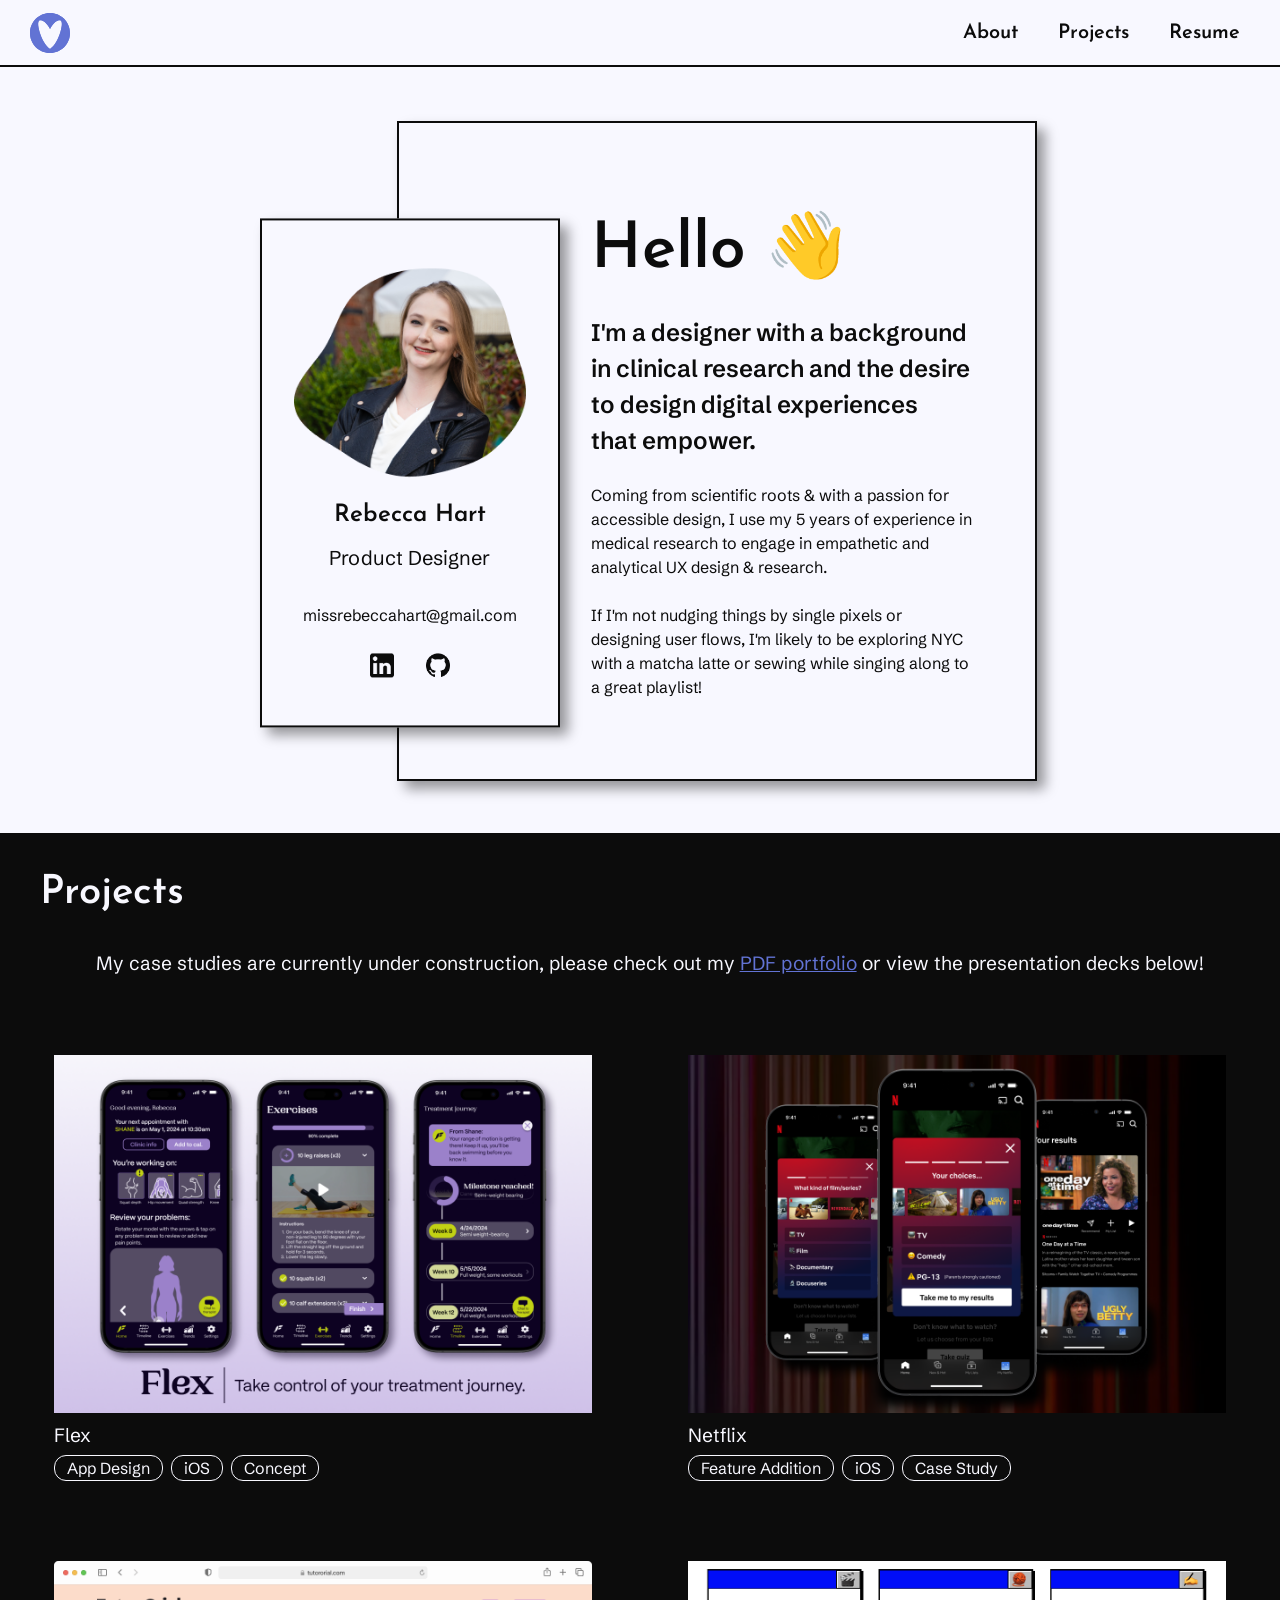
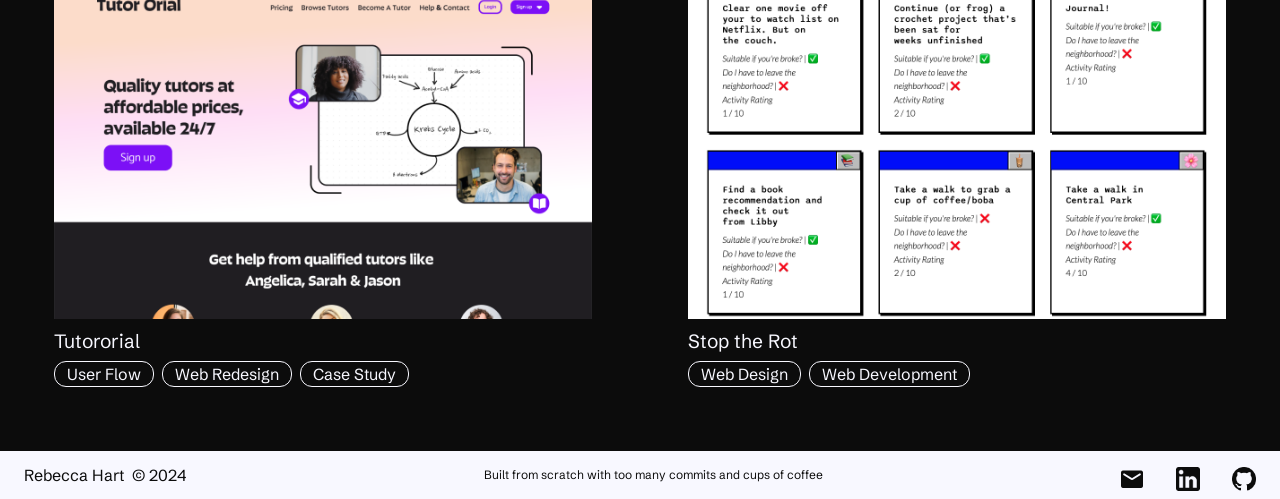
<file: index.html>
<html>
	<head>
		<title>Rebecca Hart | Product Designer</title>
		<meta charset="utf-8">
		<meta name="viewport" content="width=device-width, initial-scale=1">
		<link href="favicon.ico?" rel="icon" sizes="any" type="image/x-icon">
		<meta property="description" content="Placeholder text">
		<meta content="https://rebeccargh.github.io/portfolio/assets/portfolio-meta.png" property="og:image">
		<meta content="This is a placeholder image - will eventually be a preview of this site. Yes I know this is an incorrect use of an alt tag." property="og:image:alt">
		 <link href="assets/reset.css" rel="stylesheet">
		 <link href="assets/style.css" rel="stylesheet">
	</head>
	<body>
		<header>
			<a href="index.html">
				<img src="assets/purpleheart_vector.svg">
			</a>
			<ul id="menu">
				<li><a href="about.html">About</a></li>
				<li><a href="#ProjectsHeader">Projects</a></li>
				<li><a href="assets/2025_Resume.pdf" target="_blank">Resume</a></li>
			</ul>
		</header>
		<main>
			<section id="hero">
				<div id="heroName">
					<img id="headshot" src="assets/headshot.png">
					<div class="mobileLayout">
						<h1>Rebecca Hart</h1>
						<h2>Product Designer</h2>
					</div>
					<p class="mobileLayout">missrebeccahart@gmail.com</p>
					<div class="linkImages">
						<a href="https://www.linkedin.com/in/rebeccahart-nyc"><img src="assets/black_linkedin.png"></a><a href="https://github.com/rebeccargh"><img src="assets/black_github.png"></a>
					</div>
				</div>
				<div id="heroIntro">
					<p class="hello">Hello 👋</p>
					<p class="mission">I'm a designer with a background in clinical research and the desire to design digital experiences that empower.</p>
					<p>Coming from scientific roots & with a passion for accessible design, I use my 5 years of experience in medical research to engage in empathetic and analytical UX design & research.<br><br>
					If I'm not nudging things by single pixels or designing user flows, I'm likely to be exploring NYC with a matcha latte or sewing while singing along to a great playlist!</p>
				</div>
			</section>
			<section>
				<h2 class="sectionHeader" id="ProjectsHeader">Projects</h2>
				<div id="Projects">
					<p class="temp">My case studies are currently under construction, please check out my <a href="https://bit.ly/3xhiQfK">PDF portfolio</a> or view the presentation decks below!</p>
					<!-- <a href="/flex.html"> -->
					<a href="https://www.figma.com/proto/Z6DwyIWT3B6sLU0VHVRMGX/Rebecca-Hart---Flex?page-id=1555%3A500&node-id=1555-517&viewport=1629%2C532%2C0.09&t=7IKOoOArJebBbzz2-1&scaling=contain&content-scaling=fixed">
						<div class="projectItem">
							<img src="assets/flex-hero.png">
							<h3>Flex</h3>
								<div class="tags">
									<p class="projectTag">App Design</p>
									<p class="ProjectTag">iOS</p>
									<p class="ProjectTag">Concept</p>
								</div>
						</div>
					</a>
					<!-- <a href="/netflix.html"> -->
					<a href="https://www.figma.com/proto/LWIf3oTgNPs2LBjBejZdQV/RebeccaHart_Portfolio?page-id=515%3A679&node-id=515-680&viewport=481%2C290%2C0.06&t=0dvy5oREvMkaHzV1-1&scaling=scale-down&content-scaling=fixed">
						<div class="projectItem">
							<img src="assets/netflix-hero.png">
							<h3>Netflix</h3>
								<div class="tags">
									<p class="projectTag">Feature Addition</p>
									<p class="ProjectTag">iOS</p>
									<p class="ProjectTag">Case Study</p>
								</div>
						</div>
					<!-- </a> -->
					<!-- <a href="tutororial.html"> -->
					<a href="https://www.figma.com/proto/LWIf3oTgNPs2LBjBejZdQV/RebeccaHart_Portfolio?page-id=515%3A560&node-id=515-561&viewport=1597%2C586%2C0.24&t=Qsg41Q5WAKOlbsAU-1&scaling=contain&content-scaling=fixed&starting-point-node-id=515%3A561">
						<div class="projectItem">
							<img src="assets/tutororial-hero.png">
							<h3>Tutororial</h3>
								<div class="tags">
									<p class="projectTag">User Flow</p>
									<p class="ProjectTag">Web Redesign</p>
									<p class="ProjectTag">Case Study</p>
								</div>
						</div>
					<!-- </a> -->
					<a href="https://rebeccargh.github.io/stoptherot/">
						<div class="projectItem">
							<img src="assets/str-hero.png">
							<h3>Stop the Rot</h3>
								<div class="tags">
									<p class="projectTag">Web Design</p>
									<p class="ProjectTag">Web Development</p>
								</div>
						</div>
					</a>
				</section>
		</main>
		<footer>
			<p>Rebecca Hart  © 2024</p>
			<p><sub>Built from scratch with too many commits and cups of coffee</sub></p>
			<div class="linkImages">
				<a href="mailto:rebeccahart.nyc@gmail.com"><img src="assets/black_mail.png"></a>
				<a href="https://www.linkedin.com/in/rebeccahart-nyc"><img src="assets/black_linkedin.png"></a>
				<a href="https://github.com/rebeccargh"><img src="assets/black_github.png"></a>
			</div>
		</footer>
	</body>
</html>
</file>
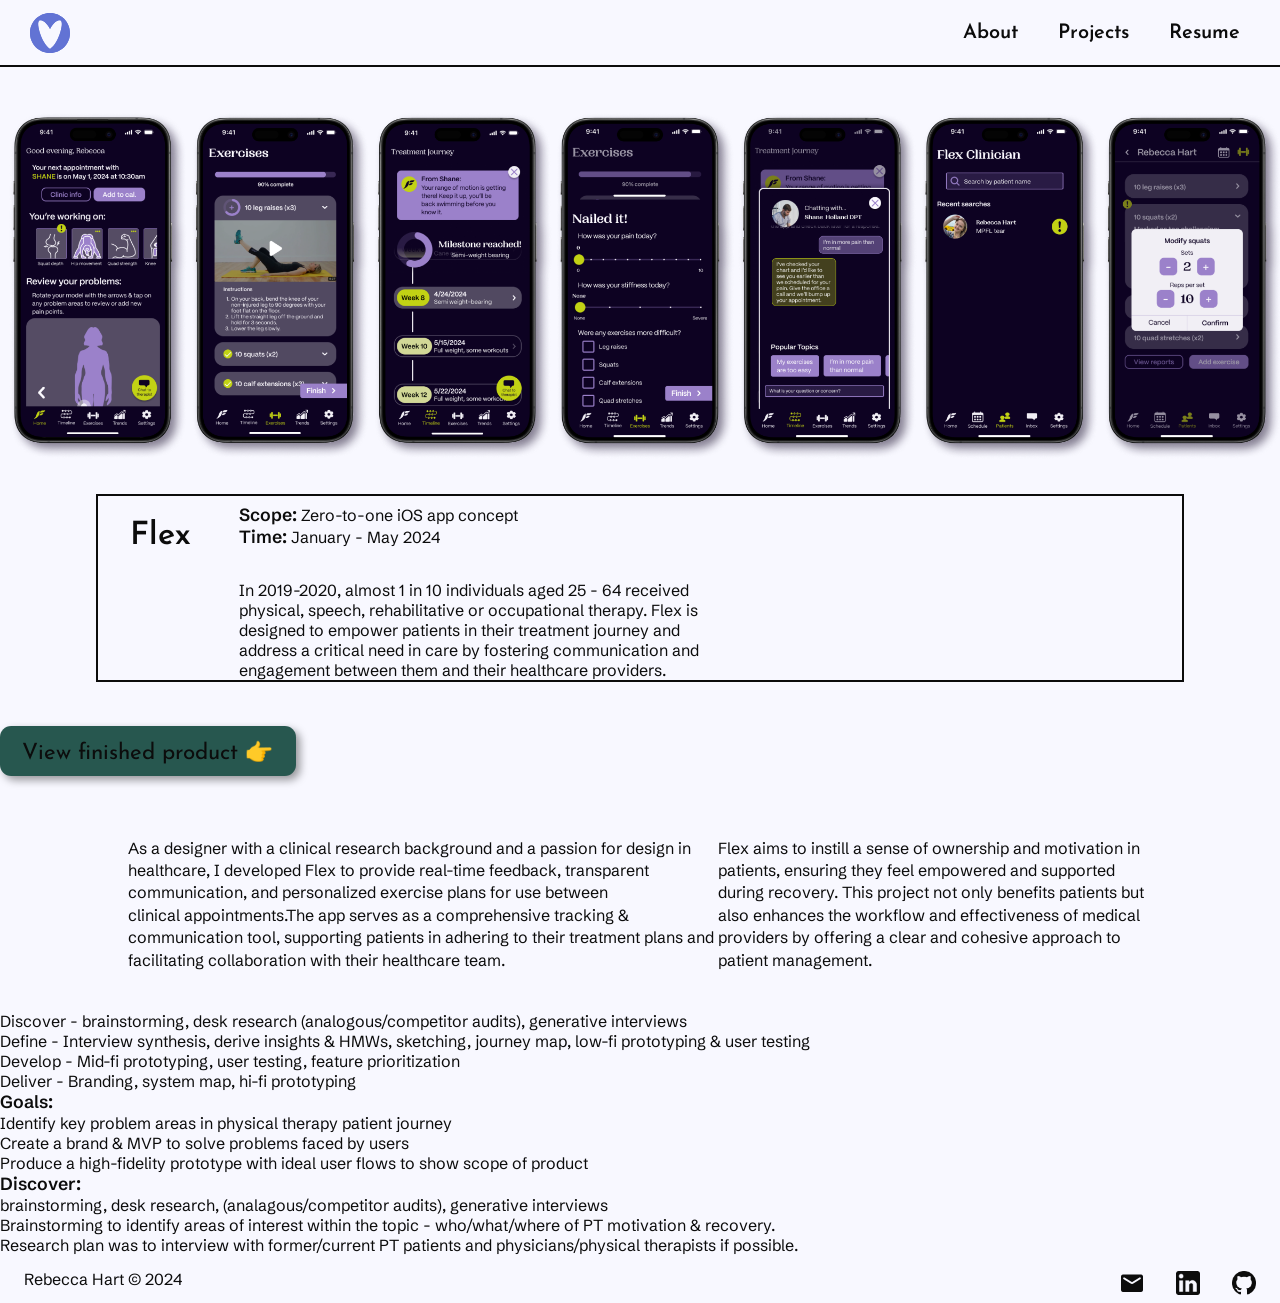
<file: flex.html>
<html>
	<head>
		<title>Rebecca Hart | Product Designer</title>
		<meta charset="utf-8">
		<meta name="viewport" content="width=device-width, initial-scale=1">
		<link href="favicon.ico?" rel="icon" sizes="any" type="image/x-icon">
		<meta property="description" content="Placeholder text">
		<meta content="https://rebeccargh.github.io/assets/link-meta.png" property="og:image">
		<meta content="This is a placeholder image - will eventually be a preview of this site. Yes I know this is an incorrect use of an alt tag." property="og:image:alt">
		 <link href="assets/reset.css" rel="stylesheet">
		 <link href="assets/style.css" rel="stylesheet">
	</head>
	<body>
		<header>
			<a href="index.html">
				<img src="assets/purpleheart_vector.svg">
			</a>
			<ul id="menu">
				<li><a href="about.html">About</a></li>
				<li><a href="/portfolio/index.html#ProjectsHeader">Projects</a></li>
				<li><a href="assets/2025_Resume.pdf" target="_blank">Resume</a></li>
			</ul>
		</header>
		<main class="caseStudy">
			<img src="assets/flex-cs-hero.png" class="caseStudyFullHero">
			<section class="projectTitle">
				<h1>Flex</h1>
				<div class="projectInfo">
					<p><em>Scope:</em> Zero-to-one iOS app concept</p>
					<p><em>Time:</em> January - May 2024</p>
					<p class="infoIntro">In 2019-2020, almost 1 in 10 individuals aged 25 - 64 received physical, speech, rehabilitative or occupational therapy. Flex is designed to empower patients in their treatment journey and address a critical need in care by fostering communication and engagement between them and their healthcare providers.</p>
				</div>
			</section>
			<button><a href="#flexHiFi">View finished product 👉</a></button>
			<section>
				<div class="caseStudyIntro">
					<p>As a designer with a clinical research background and a passion for design in healthcare, I developed Flex to provide real-time feedback, transparent communication, and personalized exercise plans for use between clinical appointments.The app serves as a comprehensive tracking & communication tool, supporting patients in adhering to their treatment plans and facilitating collaboration with their healthcare team.</p>
					<p>Flex aims to instill a sense of ownership and motivation in patients, ensuring they feel empowered and supported during recovery. This project not only benefits patients but also enhances the workflow and effectiveness of medical providers by offering a clear and cohesive approach to patient management.</p>
				</div>
				<div>
					<ul>
						<li>Discover - brainstorming, desk research (analogous/competitor audits), generative interviews
						</li>
						<li>Define - Interview synthesis, derive insights & HMWs, sketching, journey map, low-fi prototyping & user testing</li>
						<li>Develop - Mid-fi prototyping, user testing, feature prioritization</li>
						<li>Deliver - Branding, system map, hi-fi prototyping</li>
					</ul>
				</div>
				<p><em>Goals:</em></p>
				<ul>
					<li>Identify key problem areas in physical therapy patient journey</li>
					<li>Create a brand & MVP to solve problems faced by users</li>
					<li>Produce a high-fidelity prototype with ideal user flows to show scope of product</li>
				</ul>
				<p><em>Discover:</em></p> brainstorming, desk research, (analagous/competitor audits), generative interviews</p>
				<p>Brainstorming to identify areas of interest within the topic - who/what/where of PT motivation & recovery.</p>
				<!-- post its image -->
				<p>Research plan was to interview with former/current PT patients and physicians/physical therapists if possible.</p>

			</section>
		</main>
		<footer>
			<p>Rebecca Hart © 2024</p>
			<div class="linkImages">
				<a href="mailto:rebeccahart.nyc@gmail.com"><img src="assets/black_mail.png"></a>
				<a href="https://www.linkedin.com/in/rebeccahart-nyc"><img src="assets/black_linkedin.png"></a>
				<a href="https://github.com/rebeccargh"><img src="assets/black_github.png"></a>
			</div>
		</footer>
	</body>
</html>
</file>
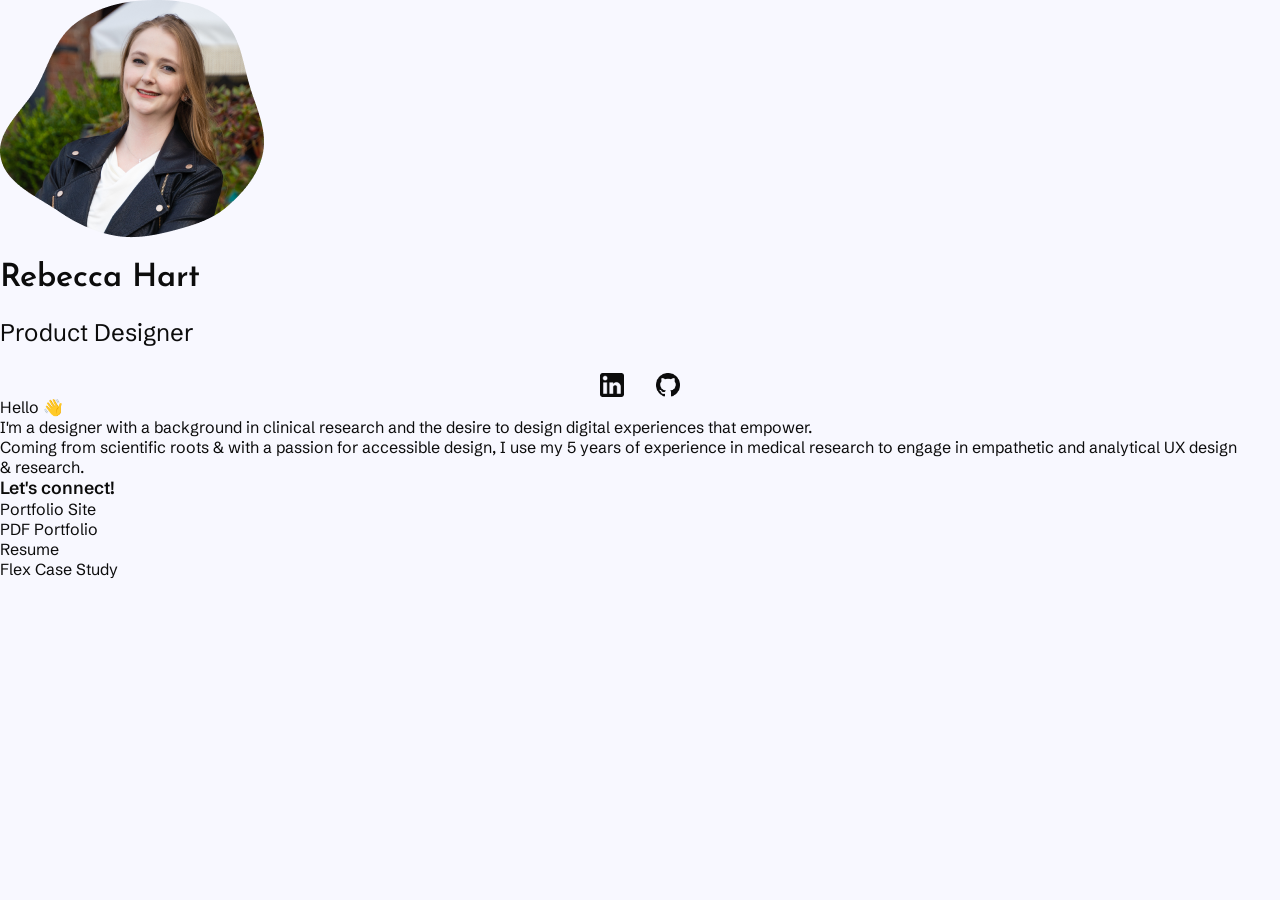
<file: linktree.html>
<html>
	<head>
		<title>Rebecca Hart | Product Designer</title>
		<meta charset="utf-8">
		<meta name="viewport" content="width=device-width, initial-scale=1">
		<link href="favicon.ico?" rel="icon" sizes="any" type="image/x-icon">
		<meta property="description" content="Placeholder text">
		<meta content="https://rebeccargh.github.io/assets/link-meta.png" property="og:image">
		<meta content="This is a placeholder image - will eventually be a preview of this site. Yes I know this is an incorrect use of an alt tag." property="og:image:alt">
		<link href="assets/reset.css" rel="stylesheet">
		<link href="assets/style.css" rel="stylesheet">
	</head>
	<body>
		<img src="assets/headshot.png">
		<h1>Rebecca Hart</h1>
		<h2>Product Designer</h2>
		<div class="linkImages">
			<a href="https://www.linkedin.com/in/rebeccahart-nyc"><img src="assets/black_linkedin.png"></a><a href="https://github.com/rebeccargh"><img src="assets/black_github.png"></a>
		</div>
		<p><strong>Hello 👋</strong></p>
		<p>I'm a designer with a background in clinical research and the desire to design digital experiences that empower.</p>
		<p>Coming from scientific roots & with a passion for accessible design, I use my 5 years of experience in medical research to engage in empathetic and analytical UX design & research.</p>
		<p><em>Let's connect!</em>
		<ul>
			<li><a href="index.html">Portfolio Site</li>
			<li><a href="assets/PDF_Prtfolio.pdf" target="_blank">PDF Portfolio</a></li>
			<li><a href="assets/2025_Resume.pdf" target="_blank">Resume</a></li>
			<li><a href="/flex.html">Flex Case Study</a></li>
		</ul>
	</body>
</html>
</file>
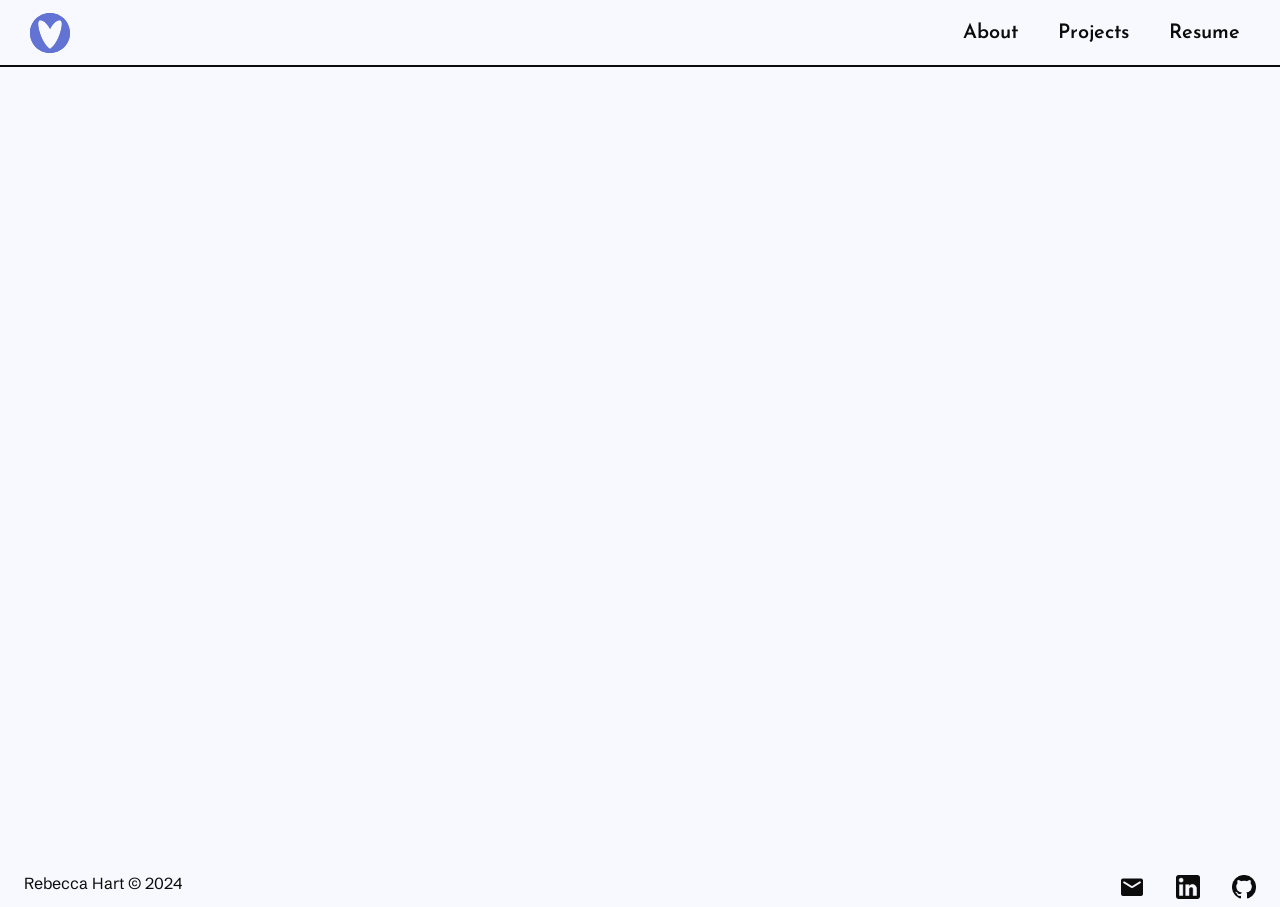
<file: netflix.html>
<html>
	<head>
		<title>Rebecca Hart | Product Designer</title>
		<meta charset="utf-8">
		<meta name="viewport" content="width=device-width, initial-scale=1">
		<link href="favicon.ico?" rel="icon" sizes="any" type="image/x-icon">
		<meta property="description" content="Placeholder text">
		<meta content="https://rebeccargh.github.io/assets/link-meta.png" property="og:image">
		<meta content="This is a placeholder image - will eventually be a preview of this site. Yes I know this is an incorrect use of an alt tag." property="og:image:alt">
		 <link href="assets/reset.css" rel="stylesheet">
		 <link href="assets/style.css" rel="stylesheet">
	</head>
	<body>
		<header>
			<a href="index.html">
				<img src="assets/purpleheart_vector.svg">
			</a>
			<ul id="menu">
				<li><a href="about.html">About</a></li>
				<li><a href="/portfolio/index.html#ProjectsHeader">Projects</a></li>
				<li><a href="assets/2025_Resume.pdf" target="_blank">Resume</a></li>
			</ul>
		</header>
		<main>

		</main>
		<footer>
			<p>Rebecca Hart © 2024</p>
			<div class="linkImages">
				<a href="mailto:rebeccahart.nyc@gmail.com"><img src="assets/black_mail.png"></a>
				<a href="https://www.linkedin.com/in/rebeccahart-nyc"><img src="assets/black_linkedin.png"></a>
				<a href="https://github.com/rebeccargh"><img src="assets/black_github.png"></a>
			</div>
		</footer>
	</body>
</html>
</file>
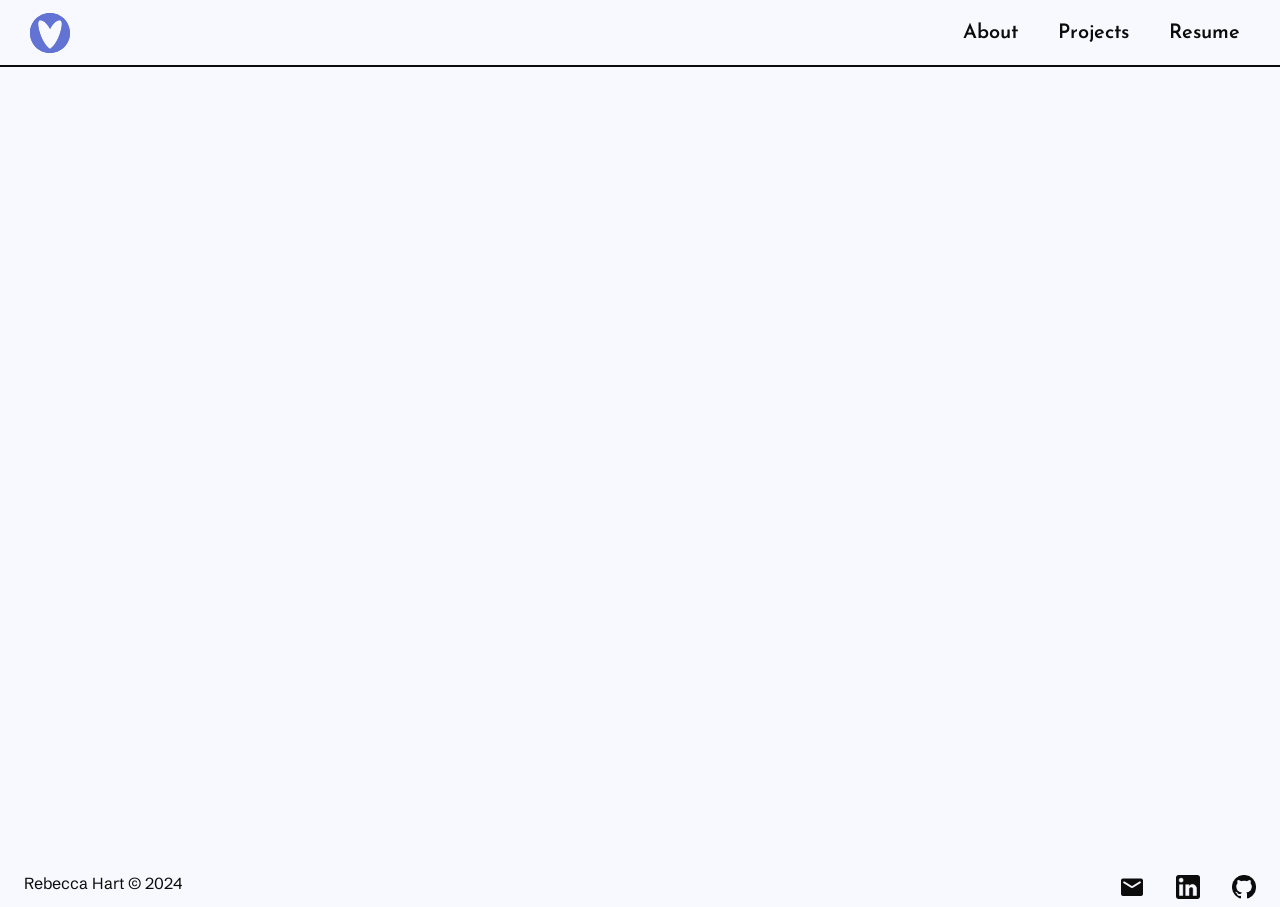
<file: resume.html>
<html>
	<head>
		<title>Rebecca Hart | Product Designer</title>
		<meta charset="utf-8">
		<meta name="viewport" content="width=device-width, initial-scale=1">
		<link href="favicon.ico?" rel="icon" sizes="any" type="image/x-icon">
		<meta property="description" content="Placeholder text">
		<meta content="https://rebeccargh.github.io/assets/link-meta.png" property="og:image">
		<meta content="This is a placeholder image - will eventually be a preview of this site. Yes I know this is an incorrect use of an alt tag." property="og:image:alt">
		 <link href="assets/reset.css" rel="stylesheet">
		 <link href="assets/style.css" rel="stylesheet">
	</head>
	<body>
		<header>
			<a href="index.html">
				<img src="assets/purpleheart_vector.svg">
			</a>
			<ul id="menu">
				<li><a href="about.html">About</a></li>
				<li><a href="#ProjectsHeader">Projects</a></li>
				<li><a href="assets/2025_Resume.pdf" target="_blank">Resume</a></li>
			</ul>
		</header>
		<main>

		</main>
		<footer>
			<p>Rebecca Hart © 2024</p>
			<div class="linkImages">
				<a href="mailto:rebeccahart.nyc@gmail.com"><img src="assets/black_mail.png"></a>
				<a href="https://www.linkedin.com/in/rebeccahart-nyc"><img src="assets/black_linkedin.png"></a>
				<a href="https://github.com/rebeccargh"><img src="assets/black_github.png"></a>
			</div>
		</footer>
	</body>
</html>
</file>
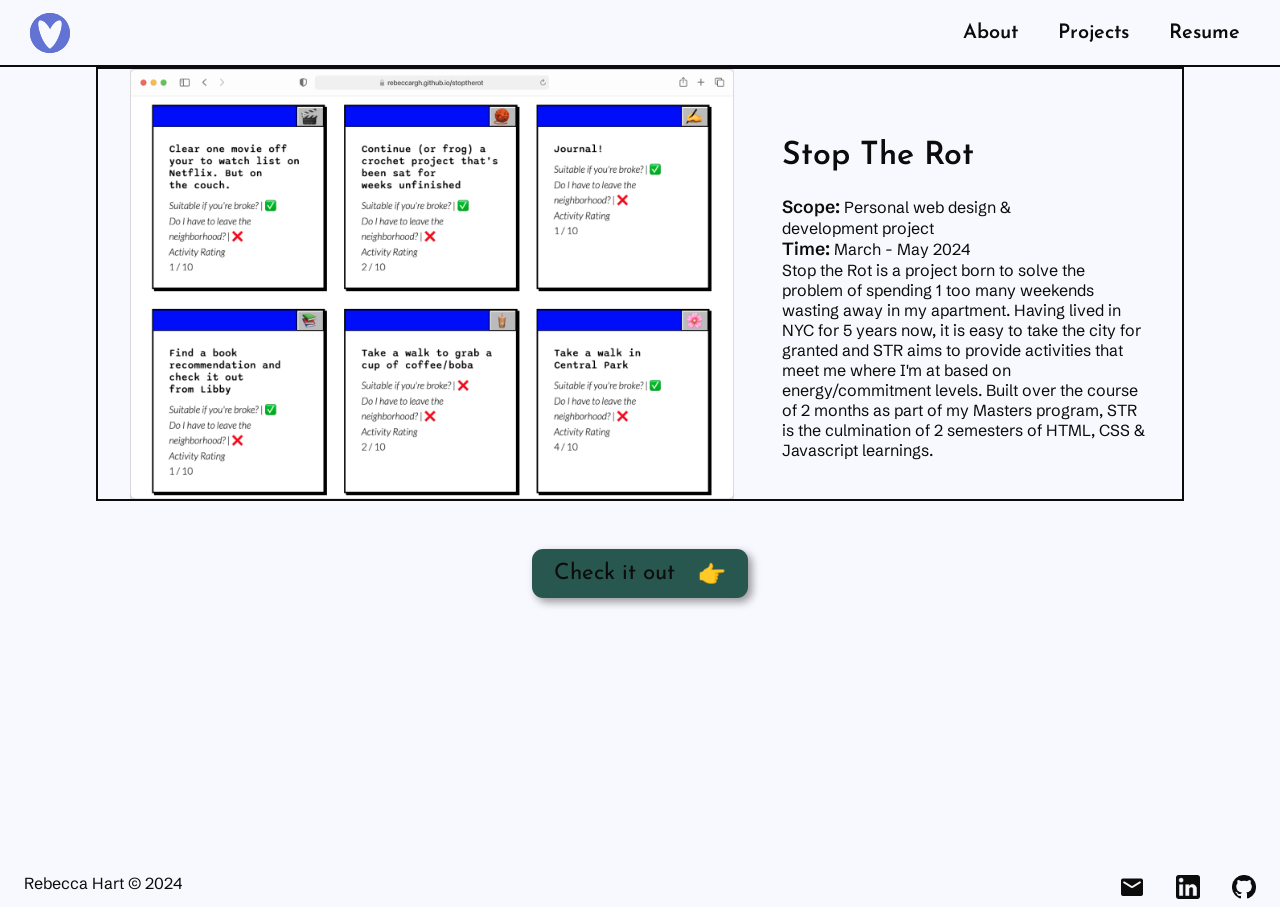
<file: stoptherot.html>
<html>
	<head>
		<title>Rebecca Hart | Product Designer</title>
		<meta charset="utf-8">
		<meta name="viewport" content="width=device-width, initial-scale=1">
		<link href="favicon.ico?" rel="icon" sizes="any" type="image/x-icon">
		<meta property="description" content="Placeholder text">
		<meta content="https://rebeccargh.github.io/assets/link-meta.png" property="og:image">
		<meta content="This is a placeholder image - will eventually be a preview of this site. Yes I know this is an incorrect use of an alt tag." property="og:image:alt">
		 <link href="assets/reset.css" rel="stylesheet">
		 <link href="assets/style.css" rel="stylesheet">
	</head>
	<body>
		<header>
			<a href="index.html">
				<img src="assets/purpleheart_vector.svg">
			</a>
			<ul id="menu">
				<li><a href="about.html">About</a></li>
				<li><a href="#ProjectsHeader">Projects</a></li>
				<li><a href="assets/2025_Resume.pdf" target="_blank">Resume</a></li>
			</ul>
		</header>
		<main class="caseStudy">
			<section class="projectTitle">
				<div class="heroImg">
					<img src="assets/str-hero-safari.png" class="caseStudyHero">
				</div>
				<div class="projectInfo">
					<h1>Stop The Rot</h1>
					<p><em>Scope:</em> Personal web design & development project</p>
					<p><em>Time:</em> March - May 2024</p>
					<p class="strIntro">Stop the Rot is a project born to solve the problem of spending 1 too many weekends wasting away in my apartment. Having lived in NYC for 5 years now, it is easy to take the city for granted and STR aims to provide activities that meet me where I'm at based on energy/commitment levels. Built over the course of 2 months as part of my Masters program, STR is the culmination of 2 semesters of HTML, CSS & Javascript learnings.</p>
				</div>
			</section>
			<section class="caseStudyIntro">
				<!-- <p>Stop the Rot is a project born to solve the problem of spending 1 too many weekends wasting away in my apartment. Having lived in NYC for 5 years now, it is easy to take the city for granted and STR aims to provide activities that meet me where I'm at based on energy/commitment levels. Built over the course of 2 months as part of my Masters program, STR is the culmination of 2 semesters of HTML, CSS & Javascript learnings.</p> -->
				<button class="buttonNav"><a href="https://rebeccargh.github.io/stoptherot">Check it out</a><p>👉</p></button>
			</section>
		</main>
		<footer>
			<p>Rebecca Hart © 2024</p>
			<div class="linkImages">
				<a href="mailto:rebeccahart.nyc@gmail.com"><img src="assets/black_mail.png"></a>
				<a href="https://www.linkedin.com/in/rebeccahart-nyc"><img src="assets/black_linkedin.png"></a>
				<a href="https://github.com/rebeccargh"><img src="assets/black_github.png"></a>
			</div>
		</footer>
	</body>
</html>
</file>
<file: assets/style.css>
@import url('https://fonts.googleapis.com/css2?family=Schibsted+Grotesk:ital,wght@0,400..900;1,400..900&display=swap');
@import url('https://fonts.googleapis.com/css2?family=Josefin+Sans:ital,wght@0,100..700;1,100..700&display=swap');
@font-face {
	font-family: 'Wildest Dreams';
	src: url('../portfolio/assets/WildestDreams.otf') format('otf');
	font-weight: normal;
    font-style: normal;
	font-weight: 1 1000;
}

:root {
	/* --font-size: 16px; */
	--font-size: 1em;
	--subtext: 12pt;
	--gutter: 0.5em;
	/* color palette */
	--color: #f8f8ff;
	--background-color: #0C0C0C;
	/* --highlight-color: #27574F; */
	--highlight-purple: #6273D4;
	--highlight-color: #27574F;
	--beige: #E3DED7;
	--dark-green: #212A29;
}

em {
	font-weight: 600;
	font-size: calc(var(--font-size)*1.1);
}

sub{
	font-size: calc(var(--subtext)*0.75);
}

html {
	scroll-behavior: smooth;
}

html, body {
	height: 100%;
	margin: 0;
	padding: 0;
}

body {
	/* color: var(--color);
	background: var(--background-color); */
	color: var(--background-color);
	background-color: var(--color);

	font-family: 'Schibsted Grotesk';
	position: relative;
}

main {
	min-height: 88%;
}

h1 {
	font-family: 'Wildest Dreams', 'Josefin Sans';
	font-weight: 600;
	font-size: calc(var(--font-size)*2);
	padding-top: calc(var(--gutter)*1.5);
	padding-bottom: calc(var(--gutter)*1.5);
}

h2 {
	font-size: calc(var(--font-size)*1.5);
	padding-bottom: calc(var(--gutter)*1.5);
}

h3 {
	font-size: calc(var(--font-size)*1.2);
}

header {
	background-color: var(--color);
	color: var(--background-color);
	border-bottom: 2px solid;
	border-color: var(--background-color);
	font-family: 'Wildest Dreams', 'Josefin Sans';
	font-weight: 600;
	font-size: calc(var(--font-size)*1.25);
	padding-top: calc(var(--gutter)*1.25);
	padding-bottom: calc(var(--gutter)*1.25);
	padding-left: calc(var(--gutter)*3);
	width: 100vw;
	display: flex;
	justify-content: space-between;
	align-items: center;
	position: relative;
}

header img {
	height: 48px;
}

@media screen and (max-width: 600px) {
	header #menu{
		font-size: calc(var(--font-size)*1.05);
	}
}

header img {
	height: 40px;
}

#menu {
	display: flex;
	flex-direction: row;
	justify-content: flex-end;
	column-gap: calc(var(--gutter)*2);
	text-align: right;
	padding-right: calc(var(--gutter)*4);
}

@media screen and (min-width: 600px) {
	#menu {
		column-gap: calc(var(--gutter)*4);
	}
}

li:hover {
	color: var(--highlight-purple);
	transition: 0.2s;
}

button {
	background: var(--highlight-color);
	font-size: calc(var(--font-size)*1.4);
	font-family: 'Wildest Dreams', 'Josefin Sans';
	display: flex;
	column-gap: calc(var(--gutter)*2);
	align-items: center;
	padding-top: calc(var(--gutter)*1);
	padding-bottom: calc(var(--gutter)*1);
	padding-left: calc(var(--gutter)*2);
	padding-right: calc(var(--gutter)*2);
	margin-top: calc(var(--gutter)*4);
	margin-bottom: calc(var(--gutter)*4);
	border-radius: 0.5em;
	box-shadow: 4px 4px 8px rgba(0, 0, 0, 0.4);
	transition: 0.2s ease;
}

button:hover {
	background: var(--color);
	color: var(--background-color);
	font-weight: 600;
	transition: 0.2s ease;
}

.temp {
	font-size: calc(var(--font-size)*1.2);
	padding-left: calc(var(--gutter)*2);
}

@media screen and (max-width:900px) {
	.temp {
		padding-left: calc(var(--gutter)*4);
		padding-right: calc(var(--gutter)*4);
	}
}

.temp a {
	color: var(--highlight-purple);
	text-decoration: underline;
	transition: 0.2s ease;
}
.temp a:hover {
	font-weight: 600;
	color: #8e9ceb;
	transition: 0.2s ease;
}

footer {
	background-color: var(--color);
	color: var(--background-color);
	text-align: center;
	display: flex;
	justify-content: space-between;
	align-items: center;
	padding-left: calc(var(--gutter)*3);
	padding-right: calc(var(--gutter)*3);
	padding-top: var(--gutter);
	padding-bottom: var(--gutter);
	width: 100%;
	position: relative;
	bottom: 0;
}

@media screen and (max-width: 700px) {
	footer {
		column-gap: calc(var(--gutter)*2);
	}
	footer p {
		font-size: calc(var(--font-size)*0.75);
	}
	footer sub {
		font-size: calc(var(--font-size)*0.5);
	}
}

/* ELEMENTS */

.linkImages {
	display: flex;
	justify-content: center;
	column-gap: calc(var(--gutter)*4);
}
@media screen and (max-width: 700px) {
	.linkImages {
		display: flex;
		justify-content: center;
		column-gap: calc(var(--gutter)*2);
	}
}

.sectionHeader {
	font-family: 'Wildest Dreams', 'Josefin Sans';
	font-weight: 600;
	font-size: calc(var(--font-size)*2.5);
	margin-top: calc(var(--gutter)*4.5);
	padding-top: calc(var(--gutter)*2);
	padding-left:  calc(var(--gutter)*2);
	clear: both;
}

@media screen and (max-width:900px) {
	.sectionHeader {
		margin-top: calc(var(--gutter)*10);
	}
}

.linkImages img {
	width: 24px;
}

.buttonNav {
	display: flex;
	margin: auto;
}

/* HOME PAGE */

#hero {
	/* width: 60vw; */
	margin: auto;
	padding-bottom: calc(var(--gutter)*2);
	display: flex;
    justify-content: center;
    align-items: center;
    position: relative;
}

#heroName {
	width: 88vw;
	min-width: 300px;
	/* background-color: var(--highlight-color); */
	background-color: var(--color);
	color: var(--background-color);
	border: 2px solid;
	border-color: var(--background-color);
	text-align: center;
	padding-left: calc(var(--gutter)*4);
	padding-right: calc(var(--gutter)*4);
	padding-bottom: calc(var(--gutter)*4);
	padding-top: calc(var(--gutter)*4);
	position: absolute;
	top: 3%;
	margin: auto;
	box-shadow: 8px 8px 12px rgba(0, 0, 0, 0.4);
	z-index: 1;
}

#heroName p {
	padding-top: calc(var(--gutter)*2.5);
	padding-bottom: calc(var(--gutter)*2.5);
}

@media screen and (max-width:900px) {
	.mobileLayout {
		display: flex;
		align-items: center;
		justify-content: center;
		max-width: 80vw;
	}
	.mobileLayout h1 {
		font-size: calc(var(--font-size)*1.25);
		border-right: 2px solid var(--background-color);
		padding-right: var(--gutter);
		align-self: center;
	}
	.mobileLayout h2 {
		margin-top: calc(var(--gutter)*0.8);
		margin-left: var(--gutter);
		font-size: calc(var(--font-size)*1);
		align-self: center;
	}
	#heroName p {
		font-size: calc(var(--font-size)*0.7);
	}
	#heroName .linkImages {
		margin-bottom: calc(var(--gutter)*4);
	}
}

@media screen and (min-width:600px) {
	.mobileLayout h1 {
		font-size: calc(var(--font-size)*1.5);
	}
	.mobileLayout h2 {
		font-size: calc(var(--font-size)*1.25);
	}
	#heroName p {
		font-size: calc(var(--font-size)*1);
	}
}

#heroIntro {
	width: 96vw;
	/* background-color: var(--color);
	color: var(--background-color); */
	border: 2px solid;
	border-color: var(--background-color);
	color: var(--background-color);
	padding-left: calc(var(--gutter)*8);
	padding-right: calc(var(--gutter)*8);
	padding-top: calc(var(--gutter)*48);
	padding-bottom: calc(var(--gutter)*6);
	position: relative;
	top: 18vh;
	box-shadow: 8px 8px 12px rgba(0, 0, 0, 0.4);
	z-index: 0;
}

.hello {
	font-family: 'Wildest Dreams', 'Josefin Sans';
	font-weight: 600;
	font-size: calc(var(--font-size)*3);
	padding-bottom: calc(var(--gutter)/2);
}

.mission {
	font-size: calc(var(--font-size)*1.2);
	font-weight: 600;
	padding-bottom: calc(var(--gutter)*2);
}

#heroIntro p {
	width: 30vw;
	line-height: 1.5em;
}

@media screen and (max-width:900px) {
	#heroIntro p {
		width: 60vw;
	}
}

#projects {
	position: relative;
	display: flex;
	flex-wrap: wrap;
	column-gap: calc(var(--gutter)*12);
	row-gap: calc(var(--gutter)*4);
	justify-content: center;
	height: fit-content;
	padding-bottom: calc(var(--gutter)*8);
}

@media screen and (min-width:900px) {
	#projects {
		row-gap: calc(var(--gutter)*8);
	}
}

#projects, #ProjectsHeader {
	background-color: var(--background-color);
	color: var(--color);
}

.projectItem {
	transition: 0.4s;
	background-color: var(--background-color);
	max-width: 90vw;
}

.projectItem:hover {
	transform: scale(1.027);
	transition: 0.3s;
}

.projectItem img {
	width: 88vw;
}

.projectItem img, div, h3 {
	padding-top: calc(var(--gutter)*1);
}

@media screen and (max-width:900px) {
	div .mobileLayout {
		padding-top: calc(var(--gutter)*3);
	}
}


.tags {
	display: flex;
	column-gap: var(--gutter);
}

.projectTag {
	font-size: var(--subtext);
	border: solid 1px;
	border-radius: 12px;
	padding-left: calc(var(--gutter)*1.5);
	padding-right: calc(var(--gutter)*1.5);
	padding-top: calc(var(--gutter)/4);
	padding-bottom: calc(var(--gutter)/4);
}

@media screen and (min-width: 900px) {
	#hero {
		width: 60vw;
	}	
	#heroName {
		width: 20vw;
		min-width: 300px;
		text-align: center;
		padding-top: calc(var(--gutter)*6);
		padding-bottom: calc(var(--gutter)*6);
		position: absolute;
		top: 60%;
		left: 20%;
		transform: translate(-50%, -50%);
		z-index: 1;
	}
	#heroIntro {
		width: 60vw;
		padding-left: 42%;
		padding-top: calc(var(--gutter)*10);
		padding-bottom: calc(var(--gutter)*10);
		position: relative;
		top: 8vh;
		left: 10%;
		z-index: 0;
	}
	.hello {
		font-family: 'Wildest Dreams', 'Josefin Sans';
		font-weight: 600;
		font-size: calc(var(--font-size)*4);
		padding-bottom: calc(var(--gutter)/2);
	}
	.mission {
		font-size: calc(var(--font-size)*1.5);
		font-weight: 600;
		padding-bottom: calc(var(--gutter)*2);
	}
	.projectItem img {
		width: 42vw;
	}
}

@media screen and (min-width: 1200px) {
	#heroIntro {
		width: 50vw;
		padding-left: 25%;
		top: 6vh;
		left: 10%;
	}
}

/* ABOUT PAGE */

.aboutLabel {
	background-color: var(--color);
	color: var(--background-color);
	border: 2px solid;
	border-color: var(--background-color);
	text-align: center;
	width: max-content;
	padding-left: calc(var(--gutter)*8);
	padding-right: calc(var(--gutter)*8);
	position: absolute;
	right: 4vw;
	top: 12vh;
	box-shadow: 8px 8px 12px rgba(0, 0, 0, 0.4);
}

.aboutContent {
	background-color: var(--color);
	color: var(--background-color);
	margin: calc(var(--gutter)*6);
	padding: calc(var(--gutter)*6);
	padding-top: calc(var(--gutter)*8);
	display: flex;
	flex-direction: column;
	align-items: center;
}

.aboutSpread {
	display: flex;
	flex-direction: column;
	column-gap: calc(var(--gutter)*12);
	align-items: center;
	margin-bottom: calc(var(--gutter)*8);
	padding: calc(var(--gutter)*4);
	max-width: 72vw;
	border: 2px solid;
	border-color: var(--background-color);
	box-shadow: 8px 8px 12px rgba(0, 0, 0, 0.4);
}

.aboutSpread img {
	max-width: 56vw;
	margin-bottom: calc(var(--gutter)*4);
}
.aboutSpread p {
	padding-bottom: calc(var(--gutter)*2);
	max-width: 65ch;
}

.aboutGallery {
	display: flex;
	flex-direction: column;
	row-gap: calc(var(--gutter)*4);
}

.aboutGallery img{
	max-width: 56vw;
}

@media screen and (min-width: 800px) {
	.aboutLabel {
		right: 4vw;
		top: 16vh;
	}
	.aboutContent {
		background-color: var(--color);
		color: var(--background-color);
		margin: calc(var(--gutter)*12);
		margin-top: calc(var(--gutter)*8);
		padding: calc(var(--gutter)*8);
		display: flex;
		flex-direction: column;
		align-items: center;
	}
	.aboutSpread {
		flex-direction: row-reverse;
		column-gap: calc(var(--gutter)*12);
	}
	.aboutSpread img {
		max-width: 28vw;
		margin-bottom: 0;
	}
	.aboutGallery {
		flex-direction: row;
		justify-content: space-between;
		column-gap: calc(var(--gutter)*4);
	}
		.aboutGallery img{
			max-width: 20vw;
	}
}

/* PROJECTS PAGES */

.projectTitle {
	box-shadow: inset 0 0 0 2px var(--color);
	border: 2px solid;
	border-color: var(--background-color);
	position: relative;
	display: flex;
	/* justify-content: flex-start; */
	padding-left: calc(var(--gutter)*4);
	padding-right: calc(var(--gutter)*4);
	margin-left: calc(var(--gutter)*12);
	margin-right: calc(var(--gutter)*12);
}

.heroImg {
	padding: 0;
	margin: 0;
	/* position: relative;
	top: 15%;
    left: 10%;
	z-index: 0; */
}

.heroImg img {
	max-height: 60vh;
	/* box-shadow: 8px 8px 12px rgba(0, 0, 0, 0.4); */
}

.projectInfo {
	width: 50%;
	color: var(--background-color);
	align-self: center;
	padding-left: calc(var(--gutter)*6);
	/* position: relative;
	top: 12vh;
	right: -40%;
	box-shadow: 8px 8px 12px rgba(0, 0, 0, 0.4);
	z-index: 1; */
}

.caseStudyIntro {
	margin-top: calc(var(--gutter)*4);
	margin-left: calc(var(--gutter)*16);
	margin-right: calc(var(--gutter)*16);
	padding-top: calc(var(--gutter)*2);
	display: flex;
	align-items: center;
}
 
.caseStudyIntro > p {
	max-width: 70ch;
	line-height: 1.4;
}

.caseStudyIntro > * {
	margin-bottom: calc(var(--gutter)*4);
}

.infoIntro {
	padding-top: calc(var(--gutter)*4);
}
</file>
